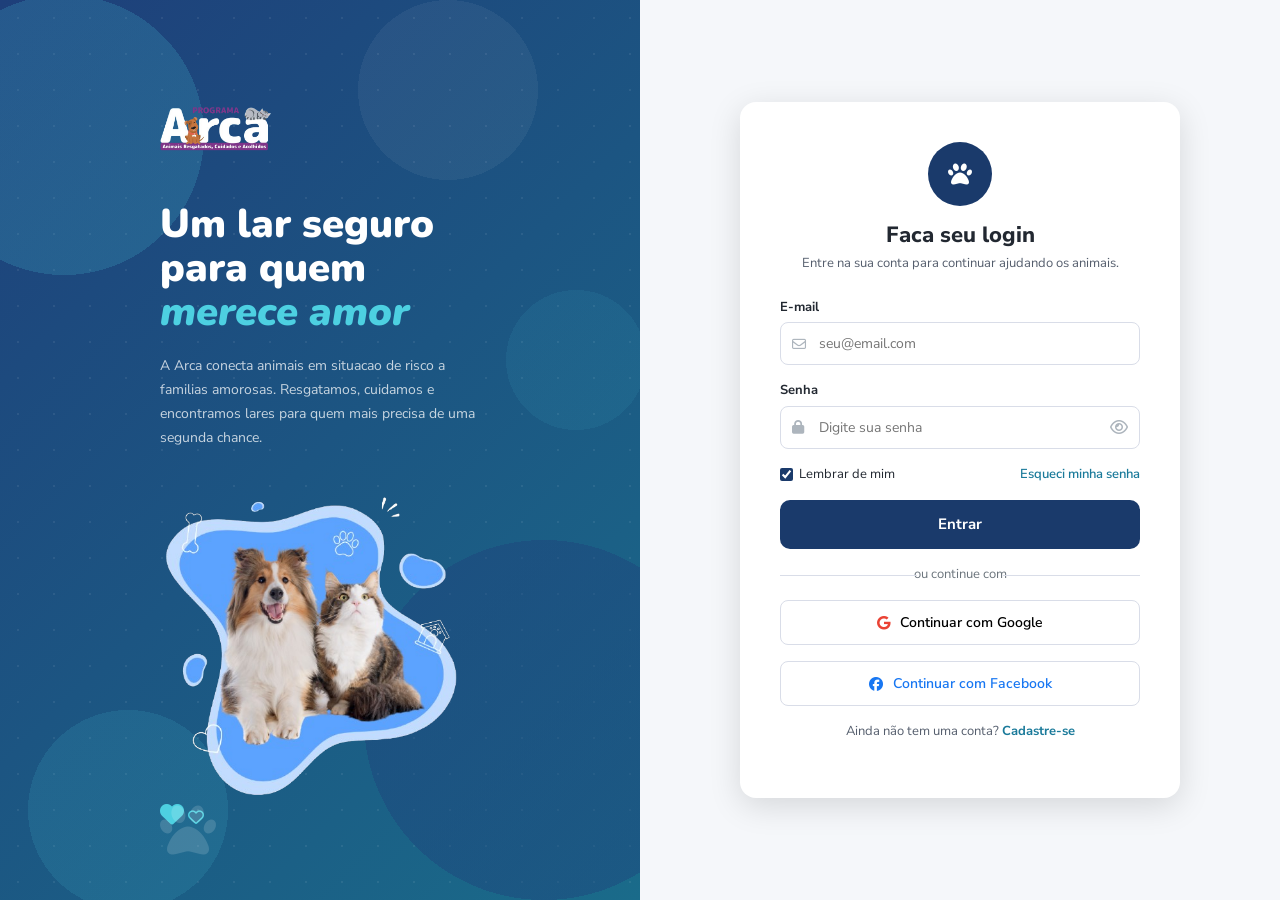
<file: index.html>
<!DOCTYPE html>
<html lang="pt-BR">
<head>
  <meta charset="UTF-8"/>
  <meta name="viewport" content="width=device-width, initial-scale=1.0" />
  <title>Programa Arca – Animais Resgatados, Cuidados e Acolhidos</title>

  <!-- Bootstrap 5 -->
  <link rel="stylesheet" href="https://cdn.jsdelivr.net/npm/bootstrap@5.3.3/dist/css/bootstrap.min.css" />

  <!-- Google Fonts -->
  <link rel="preconnect" href="https://fonts.googleapis.com" />
  <link rel="preconnect" href="https://fonts.gstatic.com" crossorigin />
  <link href="https://fonts.googleapis.com/css2?family=Nunito:ital,wght@0,400;0,500;0,600;0,700;0,800;0,900;1,600&family=Nunito+Sans:wght@400;500;600;700;800&display=swap" rel="stylesheet" />

  <!-- Font Awesome -->
  <link rel="stylesheet" href="https://cdnjs.cloudflare.com/ajax/libs/font-awesome/6.5.0/css/all.min.css" />

  <!-- Estilos customizados -->
  <link rel="stylesheet" href="style.css" />
</head>
<body>

<!-- ===================== NAVBAR ===================== -->
<nav class="navbar navbar-arca" id="navbar">
  <div class="container-xl">
    <div class="nav-logo" data-page="home">
      <img src="img/logo.png" alt="Programa Arca" class="nav-logo-img" />
    </div>

    <!-- Botão hamburguer (mobile) -->
    <button class="navbar-toggler-arca" id="navToggle" aria-label="Menu">
      <span></span><span></span><span></span>
    </button>

    <!-- Links desktop -->
    <ul class="nav-links d-none d-lg-flex" id="navLinksDesktop">
      <li><a href="#" class="nav-link" data-page="castracao">CASTRAÇÃO</a></li>
      <li><a href="#" class="nav-link" data-page="resgate">RESGATE</a></li>
      <li><a href="#" class="nav-link" data-page="adocao">ADOÇÃO</a></li>
      <li><a href="#" class="nav-link" data-page="acompanhamento">ACOMPANHAMENTO</a></li>
      <li><a href="#" class="nav-link nav-denuncia" data-page="denuncia">DENÚNCIA</a></li>
    </ul>
  </div>

  <!-- Menu mobile (offcanvas) -->
  <div class="nav-mobile-menu" id="navMobileMenu">
    <div class="nav-mobile-header">
      <img src="img/logo.png" alt="Programa Arca" style="height:40px;" />
      <button class="nav-mobile-close" id="navClose"><i class="fa-solid fa-xmark"></i></button>
    </div>
    <ul class="nav-mobile-links">
      <li><a href="#" class="nav-link nav-mobile-item" data-page="home"><i class="fa-solid fa-house"></i> Início</a></li>
      <li><a href="#" class="nav-link nav-mobile-item" data-page="castracao"><i class="fa-solid fa-scissors"></i> Castração</a></li>
      <li><a href="#" class="nav-link nav-mobile-item" data-page="resgate"><i class="fa-solid fa-truck-medical"></i> Resgate</a></li>
      <li><a href="#" class="nav-link nav-mobile-item" data-page="adocao"><i class="fa-solid fa-heart"></i> Adoção</a></li>
      <li><a href="#" class="nav-link nav-mobile-item" data-page="acompanhamento"><i class="fa-solid fa-clipboard-list"></i> Acompanhamento</a></li>
      <li><a href="#" class="nav-link nav-mobile-item nav-mobile-denuncia" data-page="denuncia"><i class="fa-solid fa-shield-halved"></i> Denúncia</a></li>
    </ul>
  </div>
  <div class="nav-mobile-overlay" id="navOverlay"></div>
</nav>

<!-- ===================== LOGIN ===================== -->
<div class="page" id="page-login">
  <div class="login-layout">
    <div class="login-left d-none d-md-flex">
      <div class="login-left-content">
        <div class="login-logo">
          <img src="img/logo.png" alt="Programa Arca" style="height: 56px; width: auto;"/>
        </div>
        <h1 class="login-title">Um lar seguro<br>para quem<br><em>merece amor</em></h1>
        <p class="login-desc">A Arca conecta animais em situacao de risco a familias amorosas. Resgatamos, cuidamos e encontramos lares para quem mais precisa de uma segunda chance.</p>
        <div class="login-pets-img">
          <img src="img/caoegato.png" alt="Cachorro e Gato" />
        </div>
        <div class="login-hearts">
          <i class="fa-solid fa-heart login-heart-icon"></i>
          <i class="fa-regular fa-heart login-heart-icon small"></i>
        </div>
        <div class="login-paws">
          <i class="fa-solid fa-paw login-paw-icon"></i>
        </div>
      </div>
    </div>
    <div class="login-right">
      <div class="login-card">

        <!-- Logo visível só no mobile -->
        <div class="d-flex d-md-none justify-content-center mb-3">
          <img src="img/logo.png" alt="Programa Arca" style="height:48px;" />
        </div>
        <div class="login-card-icon">
          <i class="fa-solid fa-paw"></i>
        </div>
        <h2>Faca seu login</h2>
        <p>Entre na sua conta para continuar ajudando os animais.</p>
        <div class="login-form">
          <div class="form-group">
            <label>E-mail</label>
            <div class="input-icon-wrap">
              <i class="fa-regular fa-envelope"></i>
              <input type="email" placeholder="seu@email.com" id="login-email" />
            </div>
          </div>
          <div class="form-group">
            <label>Senha</label>
            <div class="input-icon-wrap">
              <i class="fa-solid fa-lock"></i>
              <input type="password" placeholder="Digite sua senha" id="login-senha" />
              <i class="fa-regular fa-eye eye-toggle" id="toggle-senha"></i>
            </div>
          </div>
          <div id="login-erro" style="display:none; color:#e53e3e; font-size:13px; background:#fff5f5; border:1px solid #fed7d7; border-radius:8px; padding:10px 12px;">
            <i class="fa-solid fa-circle-exclamation"></i> <span id="login-erro-msg">E-mail ou senha inválidos.</span>
          </div>
          <div class="login-options">
            <label class="checkbox-label">
              <input type="checkbox" checked/> Lembrar de mim
            </label>
            <a href="#" class="link-forgot" onclick="abrirEsqueciSenha(); return false;">Esqueci minha senha</a>
          </div>
          <button class="btn-primary full" onclick="fazerLogin()">Entrar</button>
          <div class="login-divider"><span>ou continue com</span></div>
          <button class="btn-social" onclick="loginSocial()"><i class="fa-brands fa-google"></i> Continuar com Google</button>
          <button class="btn-social facebook" onclick="loginSocial()"><i class="fa-brands fa-facebook"></i> Continuar com Facebook</button>
          <p class="login-register">Ainda não tem uma conta? <a href="#" class="link-register" onclick="goToPage('cadastro')">Cadastre-se</a></p>
        </div>
      </div>
    </div>
  </div>
</div>

<!-- ===================== HOME ===================== -->
<div class="page hidden" id="page-home">
  <section class="hero-section">
    <div class="hero-container">
      <div class="hero-left">
        <div class="hero-badge"><span class="badge-dot"></span> PROTEÇÃO ANIMAL ATIVA</div>
        <h1 class="hero-title">Um lar seguro<br>para quem<br><em>merece</em> <strong>amor</strong></h1>
        <p class="hero-desc">A Arca conecta animais em situação de risco a famílias amorosas. Resgatamos, cuidamos e encontramos lares para quem mais precisa de uma segunda chance.</p>
        <div class="hero-buttons">
          <button class="btn-hero-primary" data-page="adocao"><i class="fa-solid fa-star"></i> Quero adotar</button>
          <button class="btn-hero-secondary" data-page="resgate">Solicitar resgate <i class="fa-solid fa-arrow-right"></i></button>
        </div>
        <div class="hero-stats">
          <div class="stat">
            <i class="fa-solid fa-plus-square"></i>
            <div><strong>1500+</strong><span>Resgatados</span></div>
          </div>
          <div class="stat">
            <i class="fa-solid fa-heart"></i>
            <div><strong>800+</strong><span>Adoções</span></div>
          </div>
          <div class="stat">
            <i class="fa-solid fa-users"></i>
            <div><strong>500+</strong><span>Voluntários</span></div>
          </div>
          <div class="stat">
            <i class="fa-solid fa-shield"></i>
            <div><strong>100%</strong><span>Proteção</span></div>
          </div>
        </div>
      </div>
      <div class="hero-right">
        <div class="hero-card-animal">
          <div class="hero-card-img">
            <img src="img/golden1.png" alt="Luke" id="hero-animal-img" />
            <button class="hero-nav-btn prev" id="hero-prev"><i class="fa-solid fa-chevron-left"></i></button>
            <button class="hero-nav-btn next" id="hero-next"><i class="fa-solid fa-chevron-right"></i></button>
            <div class="hero-dots">
              <span class="hero-dot active"></span>
              <span class="hero-dot"></span>
              <span class="hero-dot"></span>
            </div>
          </div>
          <div class="hero-animal-info">
            <h3 id="hero-animal-name">LUKE</h3>
            <p id="hero-animal-breed"><em>Golden Retriever</em></p>
            <button class="btn-adopt-hero" id="hero-adopt-btn"><i class="fa-solid fa-heart"></i> Adotar</button>
          </div>
        </div>
      </div>
    </div>
  </section>
</div>

<!-- ===================== CASTRAÇÃO ===================== -->
<div class="page hidden" id="page-castracao">
  <div class="page-content">
    <div class="form-page-layout">
      <div class="form-main-area">
        <div class="form-header">
          <div class="form-header-icon castracao-icon">
            <i class="fa-solid fa-scissors"></i>
          </div>
          <div>
            <h2>Solicitar castramento</h2>
            <p>Preencha os dados do seu animal para solicitar o castramento.<br>Nossa equipe analisará sua solicitação e entrará em contato.</p>
          </div>
        </div>

        <div class="form-card">
          <h3 class="section-title">Dados do animal</h3>
          <div class="animal-photo-row">
            <div class="animal-photo-box">
              <img src="img/pata_azul.jpg" alt="Animal" id="castracao-preview" />
            </div>
            <div class="animal-fields">
              <div class="form-row-2">
                <div class="form-group">
                  <label>Nome do animal <span class="req">*</span></label>
                  <input type="text" placeholder="Digite o nome do animal" id="cast-nome-animal" />
                </div>
                <div class="form-group">
                  <label>Espécie <span class="req">*</span></label>
                  <select id="cast-especie">
                    <option value="">Selecione</option>
                    <option>Cão</option>
                    <option>Gato</option>
                    <option>Outro</option>
                  </select>
                </div>
              </div>
              <div class="form-row-2">
                <div class="form-group">
                  <label>Idade aproximada</label>
                  <input type="text" placeholder="Ex: 2 anos" id="cast-idade" />
                </div>
                <div class="form-group">
                  <label>Sexo <span class="req">*</span></label>
                  <div class="radio-group">
                    <label class="radio-label"><input type="radio" name="sexo-cast" value="Macho" /> Macho</label>
                    <label class="radio-label"><input type="radio" name="sexo-cast" value="Fêmea" /> Fêmea</label>
                  </div>
                </div>
              </div>
              <div class="form-row-2">
                <div class="form-group">
                  <label>Porte <span class="req">*</span></label>
                  <select id="cast-porte">
                    <option value="">Selecione</option>
                    <option>Pequeno</option>
                    <option>Médio</option>
                    <option>Grande</option>
                  </select>
                </div>
                <div class="form-group">
                  <label>Peso aproximado (kg)</label>
                  <input type="text" placeholder="Ex: 15" id="cast-peso" />
                </div>
              </div>
              <div class="form-row-2">
                <div class="form-group">
                  <label>Raça (se souber)</label>
                  <input type="text" placeholder="Ex: SRD, Labrador, etc." id="cast-raca" />
                </div>
                <div class="form-group">
                  <label>Cor / Pelagem</label>
                  <input type="text" placeholder="Ex: Caramelo" id="cast-cor" />
                </div>
              </div>
            </div>
          </div>

          <h3 class="section-title" style="margin-top:24px">Dados do responsável</h3>
          <div class="form-row-3">
            <div class="form-group">
              <label>Nome completo <span class="req">*</span></label>
              <input type="text" placeholder="Digite seu nome completo" id="cast-nome-resp" />
            </div>
            <div class="form-group">
              <label>Telefone / WhatsApp <span class="req">*</span></label>
              <input type="text" placeholder="(27) 99999-9999" id="cast-tel" />
            </div>
            <div class="form-group">
              <label>E-mail</label>
              <input type="email" placeholder="Digite seu e-mail" id="cast-email" />
            </div>
          </div>
          <div class="form-group">
            <label>Endereço <span class="req">*</span></label>
            <input type="text" placeholder="Digite seu endereço completo" id="cast-endereco" />
          </div>
          <div class="form-row-3">
            <div class="form-group">
              <label>Bairro <span class="req">*</span></label>
              <input type="text" placeholder="Digite o bairro" id="cast-bairro" />
            </div>
            <div class="form-group">
              <label>Município <span class="req">*</span></label>
              <select id="cast-municipio">
                <option>Vitória</option>
                <option>Vila Velha</option>
                <option>Serra</option>
                <option>Cariacica</option>
              </select>
            </div>
            <div class="form-group">
              <label>Estado <span class="req">*</span></label>
              <select id="cast-estado">
                <option>ES</option>
                <option>SP</option>
                <option>RJ</option>
              </select>
            </div>
          </div>

          <h3 class="section-title" style="margin-top:24px">Informações adicionais</h3>
          <p class="section-sub">Conte-nos algo importante sobre seu animal (comportamento, saúde, histórico, etc.)</p>
          <textarea placeholder="Digite aqui..."></textarea>

          <div class="form-submit">
            <button class="btn-primary" onclick="showConfirmacao('castracao')"><i class="fa-solid fa-paper-plane"></i> Enviar solicitação</button>
          </div>
        </div>
      </div>

      <div class="how-it-works">
        <h4>Como funciona?</h4>
        <div class="step">
          <div class="step-icon castracao-icon"><i class="fa-solid fa-scissors"></i></div>
          <div><strong>1. Solicitação</strong><p>Preencha os dados do seu animal e envie a solicitação.</p></div>
        </div>
        <div class="step">
          <div class="step-icon castracao-icon"><i class="fa-solid fa-magnifying-glass"></i></div>
          <div><strong>2. Análise</strong><p>Nossa equipe analisará as informações.</p></div>
        </div>
        <div class="step">
          <div class="step-icon castracao-icon"><i class="fa-solid fa-calendar"></i></div>
          <div><strong>3. Agendamento</strong><p>Entraremos em contato para agendar o procedimento.</p></div>
        </div>
        <div class="step">
          <div class="step-icon castracao-icon"><i class="fa-solid fa-scissors"></i></div>
          <div><strong>4. Procedimento</strong><p>Realização do castramento com segurança e cuidado.</p></div>
        </div>
        <div class="step">
          <div class="step-icon castracao-icon"><i class="fa-solid fa-heart-pulse"></i></div>
          <div><strong>5. Pós-operatório</strong><p>Orientações para recuperação e bem-estar.</p></div>
        </div>
      </div>
    </div>
  </div>
</div>

<!-- ===================== RESGATE ===================== -->
<div class="page hidden" id="page-resgate">
  <div class="page-content centered-form">
    <div class="form-center-header">
      <div class="form-header-icon resgate-icon">
        <i class="fa-solid fa-truck-medical"></i>
      </div>
      <h2>Solicitar resgate</h2>
      <p>Preencha as informações abaixo para solicitar ajuda.<br>Nossa equipe entrará em contato o mais breve possível.</p>
    </div>

    <div class="form-card wide">
      <div class="form-row-2">
        <div class="form-group">
          <label>Seu nome completo</label>
          <div class="input-icon-wrap">
            <i class="fa-regular fa-user"></i>
            <input type="text" placeholder="Digite seu nome completo" id="resgate-nome" />
          </div>
        </div>
        <div class="form-group">
          <label>Telefone para contato</label>
          <div class="input-icon-wrap">
            <i class="fa-solid fa-phone"></i>
            <input type="text" placeholder="(11) 98765-4321" id="resgate-tel" />
          </div>
        </div>
      </div>
      <div class="form-group">
        <label>E-mail</label>
        <div class="input-icon-wrap">
          <i class="fa-regular fa-envelope"></i>
          <input type="email" placeholder="seu@email.com" id="resgate-email" />
        </div>
      </div>
      <div class="form-group">
        <label>Endereço do local do resgate</label>
        <div class="input-icon-wrap">
          <i class="fa-solid fa-location-dot"></i>
          <input type="text" placeholder="Rua, número, bairro, cidade, estado" id="resgate-endereco" />
        </div>
      </div>
      <div class="form-row-2">
        <div class="form-group">
          <label>Tipo de situação</label>
          <select id="resgate-tipo">
            <option value="">Selecione o tipo de situação</option>
            <option>Abandono</option>
            <option>Maus-tratos</option>
            <option>Animal ferido</option>
            <option>Animal perdido</option>
            <option>Outro</option>
          </select>
        </div>
        <div class="form-group">
          <label>Descrição da situação</label>
          <select id="resgate-urgencia">
            <option value="">Selecione uma opção</option>
            <option>Urgente</option>
            <option>Moderado</option>
            <option>Baixo risco</option>
          </select>
        </div>
      </div>
      <div class="form-group">
        <label>Descreva com detalhes a situação do animal</label>
        <textarea placeholder="Conte o que aconteceu, onde está o animal, se há ferimentos, comportamento, etc." maxlength="500" id="resgate-desc"></textarea>
        <div class="char-count"><span id="resgate-count">0</span>/500</div>
      </div>
      <div class="form-group">
        <label>Anexar fotos (opcional)</label>
        <div class="upload-box">
          <i class="fa-regular fa-image"></i>
          <span>Clique para adicionar fotos</span>
          <small>Formatos: JPG, PNG (max. 5MB cada)</small>
        </div>
      </div>
      <button class="btn-primary full" onclick="showConfirmacao('resgate')"><i class="fa-solid fa-paper-plane"></i> Enviar solicitação de resgate</button>
    </div>
    <div class="form-footer-note">
      <i class="fa-solid fa-shield-halved"></i>
      Todas as informações são confidenciais e usadas apenas para o resgate.
    </div>
  </div>
</div>

<!-- ===================== ADOÇÃO ===================== -->
<div class="page hidden" id="page-adocao">
  <section class="adocao-hero">
    <div class="adocao-hero-container">
      <div class="adocao-hero-left">
        <div class="hero-badge dark"><span class="badge-dot"></span> PROTEÇÃO ANIMAL ATIVA</div>
        <h1 class="hero-title white">Um lar seguro<br>para quem<br><em>merece</em> <strong>amor</strong></h1>
      </div>
      <div class="adocao-hero-img d-none d-lg-block">
        <img src="img/caoegato.png" alt="Pets" />
      </div>
      <div class="adocao-hero-search">
        <h3>Encontre seu novo amigo</h3>
        <div class="search-input-wrap">
          <input type="text" placeholder="Buscar por nome ou espécie..." id="adocao-search" />
          <button><i class="fa-solid fa-magnifying-glass"></i></button>
        </div>
        <select id="adocao-especie" onchange="filterAnimais()">
          <option value="">Todas as espécies</option>
          <option value="Cão">Cães</option>
          <option value="Gato">Gatos</option>
        </select>
        <select id="adocao-idade" onchange="filterAnimais()">
          <option value="">Todas as idades</option>
          <option value="filhote">Filhote</option>
          <option value="adulto">Adulto</option>
          <option value="idoso">Idoso</option>
        </select>
        <button class="btn-primary full" onclick="showAllAnimais()">Buscar animais</button>
      </div>
    </div>
  </section>

  <section class="adocao-lista">
    <div class="adocao-lista-header">
      <h2>Animais para adoção</h2>
      <button class="btn-ver-todos" onclick="showAllAnimais()">Ver todos <i class="fa-solid fa-arrow-right"></i></button>
    </div>
    <div class="animais-grid" id="animais-grid">
    </div>
  </section>
</div>

<!-- ===================== ADOÇÃO LISTA COMPLETA ===================== -->
<div class="page hidden" id="page-adocao-lista">
  <div class="page-content">
    <div class="lista-header">
      <div>
        <h2>Animais para adoção</h2>
        <p>Conheça os animais disponíveis para adoção responsável.</p>
      </div>
      <div class="lista-search-wrap">
        <div class="search-input-wrap">
          <input type="text" placeholder="Buscar por nome, espécie ou característica..." id="lista-search" oninput="renderListaAnimais()" />
          <i class="fa-solid fa-magnifying-glass"></i>
        </div>
        <button class="btn-filtro" id="btn-filtro-toggle" onclick="toggleFiltroPanel()"><i class="fa-solid fa-sliders"></i> Filtros <span class="filtro-count hidden" id="filtro-count">0</span></button>
      </div>
    </div>

    <!-- PAINEL DE FILTROS -->
    <div class="filtro-panel hidden" id="filtro-panel">
      <div class="filtro-panel-inner">
        <div class="filtro-group">
          <label class="filtro-label">Espécie</label>
          <div class="filtro-chips" id="filtro-especie">
            <button class="filtro-chip active" data-value="">Todas</button>
            <button class="filtro-chip" data-value="Cão">🐶 Cão</button>
            <button class="filtro-chip" data-value="Gato">🐱 Gato</button>
          </div>
        </div>
        <div class="filtro-group">
          <label class="filtro-label">Sexo</label>
          <div class="filtro-chips" id="filtro-sexo">
            <button class="filtro-chip active" data-value="">Todos</button>
            <button class="filtro-chip" data-value="Macho">♂ Macho</button>
            <button class="filtro-chip" data-value="Fêmea">♀ Fêmea</button>
          </div>
        </div>
        <div class="filtro-group">
          <label class="filtro-label">Porte</label>
          <div class="filtro-chips" id="filtro-porte">
            <button class="filtro-chip active" data-value="">Todos</button>
            <button class="filtro-chip" data-value="Pequeno">Pequeno</button>
            <button class="filtro-chip" data-value="Médio">Médio</button>
            <button class="filtro-chip" data-value="Grande">Grande</button>
          </div>
        </div>
        <div class="filtro-group">
          <label class="filtro-label">Saúde</label>
          <div class="filtro-chips" id="filtro-saude">
            <button class="filtro-chip" data-value="vacinada">Vacinado(a)</button>
            <button class="filtro-chip" data-value="castrada">Castrado(a)</button>
            <button class="filtro-chip" data-value="vermifugada">Vermifugado(a)</button>
          </div>
        </div>
        <div class="filtro-actions">
          <button class="btn-limpar-filtros" onclick="limparFiltros()">Limpar filtros</button>
          <button class="btn-aplicar-filtros" onclick="aplicarFiltros()">Aplicar filtros</button>
        </div>
      </div>
    </div>
    <div class="lista-tabs">
      <button class="tab-btn active" data-filter="Todos" onclick="setTabFilter(this, 'Todos')">Todos</button>
      <button class="tab-btn" data-filter="Cão" onclick="setTabFilter(this, 'Cão')">Caes</button>
      <button class="tab-btn" data-filter="Gato" onclick="setTabFilter(this, 'Gato')">Gatos</button>
    </div>
    <div class="lista-grid-layout">
      <div class="animais-lista-grid" id="animais-lista-grid">
       
      </div>
      <div class="animal-detail-panel hidden" id="animal-detail-panel">
        <div class="detail-panel-header">
          <button class="btn-back-lista" onclick="closeDetailPanel()"><i class="fa-solid fa-arrow-left"></i> Voltar para a lista</button>
          <button class="btn-close-panel" onclick="closeDetailPanel()"><i class="fa-solid fa-xmark"></i></button>
        </div>
        <div id="detail-panel-content"></div>
      </div>
    </div>
    <div class="pagination">
      <button class="page-btn"><i class="fa-solid fa-chevron-left"></i></button>
      <button class="page-btn active">1</button>
      <button class="page-btn">2</button>
      <button class="page-btn">3</button>
      <button class="page-btn">4</button>
      <span>...</span>
      <button class="page-btn">8</button>
      <button class="page-btn"><i class="fa-solid fa-chevron-right"></i></button>
    </div>
  </div>
</div>

<!-- ===================== DENÚNCIA ===================== -->
<div class="page hidden" id="page-denuncia">
  <div class="page-content centered-form denuncia-bg">
    <div class="denuncia-decorations">
      <i class="fa-regular fa-heart deco-heart deco-1"></i>
      <i class="fa-regular fa-heart deco-heart deco-2"></i>
      <i class="fa-solid fa-paw deco-paw deco-3"></i>
      <i class="fa-solid fa-paw deco-paw deco-4"></i>
    </div>
    <div class="form-center-header">
      <div class="form-header-icon denuncia-icon">
        <i class="fa-solid fa-shield-halved"></i>
      </div>
      <h2>Fazer denúncia</h2>
      <p>Sua denúncia é muito importante para protegermos<br>os animais. Preencha os campos abaixo com o<br>máximo de informações possível.</p>
    </div>

    <div class="form-card wide">
      <div class="form-row-2">
        <div class="form-group">
          <label>Seu nome (opcional)</label>
          <div class="input-icon-wrap">
            <i class="fa-regular fa-user"></i>
            <input type="text" placeholder="Digite seu nome" />
          </div>
        </div>
        <div class="form-group">
          <label>Telefone para contato (opcional)</label>
          <div class="input-icon-wrap">
            <i class="fa-solid fa-phone"></i>
            <input type="text" placeholder="(11) 98765-4321" />
          </div>
        </div>
      </div>
      <div class="form-group">
        <label>Local da denúncia</label>
        <div class="input-icon-wrap">
          <i class="fa-solid fa-location-dot"></i>
          <input type="text" placeholder="Rua, número, bairro, cidade, estado ou ponto de referência" />
        </div>
      </div>
      <div class="form-row-2">
        <div class="form-group">
          <label>Tipo de denúncia</label>
          <select>
            <option value="">Selecione o tipo de denúncia</option>
            <option>Maus-tratos</option>
            <option>Abandono</option>
            <option>Animal em risco</option>
            <option>Tráfico de animais</option>
            <option>Outro</option>
          </select>
        </div>
        <div class="form-group">
          <label>Descrição da situação</label>
          <select>
            <option value="">Selecione uma opção</option>
            <option>Urgente</option>
            <option>Moderado</option>
            <option>Baixo risco</option>
          </select>
        </div>
      </div>
      <div class="form-group">
        <label>Detalhes da denúncia</label>
        <textarea placeholder="Descreva com o máximo de detalhes o que está acontecendo." maxlength="500" id="denuncia-desc"></textarea>
        <div class="char-count"><span id="denuncia-count">0</span>/500</div>
      </div>
      <div class="form-group">
        <label>Anexar fotos ou videos (opcional)</label>
        <div class="upload-box">
          <i class="fa-regular fa-image"></i>
          <span>Clique para adicionar arquivos</span>
          <small>Formatos: JPG, PNG, MP4 (max. 20MB)</small>
        </div>
      </div>
      <button class="btn-primary full denuncia-btn" onclick="showConfirmacao('denuncia')"><i class="fa-solid fa-paper-plane"></i> Enviar denúncia</button>
    </div>
    <div class="form-footer-note">
      <i class="fa-solid fa-lock"></i>
      Todas as informações são confidenciais e usadas apenas para apuração da denúncia.
    </div>
  </div>
</div>

<!-- ===================== ACOMPANHAMENTO ===================== -->
<div class="page hidden" id="page-acompanhamento">
  <div class="page-content">
    <div class="acomp-header">
      <h2>Acompanhamento</h2>
      <p>Acompanhe o andamento das suas solicitações.</p>
    </div>
    <div class="acomp-tabs">
      <button class="tab-btn active" onclick="setAcompTab(this, 'Todas')">Todas</button>
      <button class="tab-btn" onclick="setAcompTab(this, 'Resgate')">Resgates</button>
      <button class="tab-btn" onclick="setAcompTab(this, 'Adocao')">Adoções</button>
      <button class="tab-btn" onclick="setAcompTab(this, 'Denuncia')">Denúncias</button>
      <button class="tab-btn" onclick="setAcompTab(this, 'Castracao')">Castrações</button>
    </div>
    <div class="acomp-filters">
      <div class="filter-group">
        <label>Período</label>
        <div class="input-icon-wrap">
          <input type="text" placeholder="dd/mm/aaaa - dd/mm/aaaa" />
          <i class="fa-regular fa-calendar"></i>
        </div>
      </div>
      <div class="filter-group">
        <label>Tipo de solicitação</label>
        <select>
          <option>Todos</option>
          <option>Resgate</option>
          <option>Adoção</option>
          <option>Denúncia</option>
          <option>Castração</option>
        </select>
      </div>
      <div class="filter-group">
        <label>Status</label>
        <select>
          <option>Todos</option>
          <option>Em andamento</option>
          <option>Concluído</option>
          <option>Em análise</option>
        </select>
      </div>
      <div class="filter-group search">
        <div class="input-icon-wrap">
          <i class="fa-solid fa-magnifying-glass"></i>
          <input type="text" placeholder="Buscar por protocolo ou local" />
        </div>
      </div>
    </div>
    <div class="acomp-list" id="acomp-list">
     
    </div>
    <div class="pagination">
      <button class="page-btn"><i class="fa-solid fa-chevron-left"></i></button>
      <button class="page-btn active">1</button>
      <button class="page-btn">2</button>
      <button class="page-btn">3</button>
      <span>...</span>
      <button class="page-btn">6</button>
      <button class="page-btn"><i class="fa-solid fa-chevron-right"></i></button>
    </div>
  </div>
</div>

<!-- ===================== ACOMPANHAMENTO DETALHE ===================== -->
<div class="page hidden" id="page-acomp-detalhe">
  <div class="page-content centered-form">
    <div class="form-center-header">
      <div class="form-header-icon acomp-detail-icon">
        <i class="fa-solid fa-clipboard-list"></i>
      </div>
      <h2>Acompanhamento</h2>
      <p id="acomp-detalhe-subtitulo">Acompanhe o andamento da sua solicitação.</p>
    </div>
    <div class="form-card wide">
      <div class="acomp-detail-top">
        <img src="img/pata_azul.jpg" alt="Animal" class="acomp-detail-img acomp-detalhe-img" />
        <div class="acomp-detail-info">
          <div class="info-row">
            <span class="info-label">Protocolo</span>
            <span class="info-value protocol acomp-detalhe-protocolo">#AR2024-0007</span>
          </div>
          <div class="info-row">
            <span class="info-label">Solicitado em</span>
            <span class="info-value acomp-detalhe-data">12/05/2024 às 14:32</span>
          </div>
        </div>
        <div class="acomp-detail-info">
          <div class="info-row">
            <span class="info-label">Local</span>
            <span class="info-value acomp-detalhe-local"><i class="fa-solid fa-location-dot"></i> Rua das Flores, 123<br>Vila Mariana, Sao Paulo-SP</span>
          </div>
          <div class="info-row">
            <span class="info-label">Descrição</span>
            <span class="info-value acomp-detalhe-desc">Nossa equipe foi acionada e está verificando a situação.</span>
          </div>
        </div>
        <div class="acomp-detail-info">
          <div class="info-row">
            <span class="info-label">Status atual</span>
            <span class="status-badge andamento acomp-detalhe-status">Em andamento</span>
          </div>
          <div class="info-row">
            <span class="info-label">Responsável</span>
            <span class="info-value"><i class="fa-regular fa-user"></i> Equipe de Resgate Arca</span>
          </div>
        </div>
      </div>

      <div class="timeline" id="acomp-timeline-dinamico">
        
      </div>
    </div>
  </div>
</div>

<!-- ===================== CONFIRMAÇÃO ===================== -->
<div class="page hidden" id="page-confirmacao">
  <div class="page-content centered-form">
    <div class="confirmacao-card">
      <div class="confirmacao-icon">
        <i class="fa-solid fa-circle-check"></i>
      </div>
      <h2 id="confirmacao-titulo">Resgate confirmado!</h2>
      <p id="confirmacao-desc">Sua solicitação foi recebida com sucesso.<br>Nossa equipe já foi informada e entrará em ação o quanto antes.</p>

      <div class="confirmacao-resumo" id="confirmacao-resgate-block">
        <h3>Resumo da solicitação</h3>
        <div class="resumo-card">
          <img src="img/escudo.png" alt="Animal" id="resgate-confirm-img"/>
          <div class="resumo-info">
            <div class="resumo-row">
              <div><i class="fa-regular fa-calendar"></i><div><span>Data da solicitação</span><strong id="resgate-confirm-data">—</strong></div></div>
              <div><i class="fa-solid fa-location-dot"></i><div><span>Local do resgate</span><strong id="resgate-confirm-local">—</strong></div></div>
            </div>
            <div class="resumo-row">
              <div><i class="fa-solid fa-tag"></i><div><span>Protocolo</span><strong class="protocol" id="resgate-confirm-protocolo">—</strong></div></div>
              <div><i class="fa-solid fa-paw"></i><div><span>Tipo de situação</span><strong id="resgate-confirm-tipo">—</strong></div></div>
            </div>
            <div class="resumo-row">
              <div><i class="fa-regular fa-user"></i><div><span>Solicitante</span><strong id="resgate-confirm-nome">—</strong></div></div>
              <div><i class="fa-solid fa-triangle-exclamation"></i><div><span>Urgência</span><strong id="resgate-confirm-urgencia">—</strong></div></div>
            </div>
          </div>
        </div>
        <div class="acomp-cta">
          <div class="acomp-cta-text">
            <i class="fa-solid fa-circle-info"></i>
            <div><strong>Acompanhe o andamento da sua solicitação</strong><p>Você pode acompanhar todas as etapas do resgate na seção de Acompanhamento.</p></div>
          </div>
          <button class="btn-acomp" onclick="goToPage('acompanhamento')">Ir para acompanhamento <i class="fa-solid fa-chevron-right"></i></button>
        </div>
        <div class="confirmacao-obrigado">
          <i class="fa-solid fa-heart"></i>
          <div><strong>Obrigado por fazer a diferença!</strong><p>Sua atitude ajuda a salvar vidas e a construir um mundo melhor para os animais.</p></div>
        </div>
      </div>

      <div class="confirmacao-resumo hidden" id="confirmacao-adocao-block">
        <h3>Resumo da solicitação</h3>
        <div class="resumo-card">
          <img src="img/pinscher.jpg" alt="Animal" />
          <div class="resumo-info">
            <div class="resumo-row">
              <div><i class="fa-solid fa-paw"></i><div><span>Animal</span><strong>Luna</strong></div></div>
              <div><i class="fa-solid fa-location-dot"></i><div><span>Local do animal</span><strong>Abrigo Arca-Unidade Vila Mariana<br>Sao Paulo-SP</strong></div></div>
            </div>
            <div class="resumo-row">
              <div><i class="fa-regular fa-calendar"></i><div><span>Data da solicitação</span><strong>12/05/2024 às 14:32</strong></div></div>
              <div><i class="fa-solid fa-heart"></i><div><span>Tipo de adoção</span><strong>Adoção Responsável</strong></div></div>
            </div>
            <div class="resumo-row">
              <div><i class="fa-regular fa-user"></i><div><span>Adotante</span><strong>Maria Silva</strong></div></div>
            </div>
          </div>
        </div>
        <div class="proximos-passos">
          <i class="fa-solid fa-circle-info"></i>
          <div><strong>Próximos passos</strong><p>Nossa equipe analisará suas informações e entrará em contato para os próximos passos da adoção</p></div>
        </div>
      </div>

      <div class="confirmacao-resumo hidden" id="confirmacao-castracao-block">
        <h3>Resumo da solicitação</h3>
        <div class="resumo-card">
          <img src="img/pata_azul.jpg" alt="Animal" id="cast-confirm-img" />
          <div class="resumo-info">
            <div class="resumo-row">
              <div><i class="fa-solid fa-paw"></i><div><span>Animal</span><strong id="cast-confirm-nome">—</strong></div></div>
              <div><i class="fa-solid fa-location-dot"></i><div><span>Local</span><strong id="cast-confirm-local">—</strong></div></div>
            </div>
            <div class="resumo-row">
              <div><i class="fa-regular fa-calendar"></i><div><span>Data da solicitação</span><strong id="cast-confirm-data">—</strong></div></div>
              <div><i class="fa-regular fa-user"></i><div><span>Responsável</span><strong id="cast-confirm-resp">—</strong></div></div>
            </div>
            <div class="resumo-row">
              <div><i class="fa-solid fa-tag"></i><div><span>Protocolo</span><strong id="cast-confirm-protocolo" class="protocol">—</strong></div></div>
              <div><i class="fa-solid fa-paw"></i><div><span>Espécie / Porte</span><strong id="cast-confirm-especie">—</strong></div></div>
            </div>
          </div>
        </div>
        <div class="proximos-passos">
          <i class="fa-solid fa-circle-info"></i>
          <div><strong>Próximos passos</strong><p id="cast-confirm-desc">Nossa equipe analisará suas informações e entrará em contato para os próximos passos da castração.</p></div>
        </div>
      </div>

      <div class="confirmacao-resumo hidden" id="confirmacao-denuncia-block">
        <h3>Resumo da solicitação</h3>
        <div class="resumo-card">
          <img src="img/denuncia.png" alt="Animal" />
          <div class="resumo-info">
            <div class="resumo-row">
              <div><i class="fa-solid fa-paw"></i><div><span>Animal</span><strong>Qualquer</strong></div></div>
              <div><i class="fa-solid fa-location-dot"></i><div><span>Local do animal</span><strong>Abrigo Arca-Unidade Vila Mariana<br>Sao Paulo-SP</strong></div></div>
            </div>
            <div class="resumo-row">
              <div><i class="fa-regular fa-calendar"></i><div><span>Data da solicitação</span><strong>12/05/2024 às 14:32</strong></div></div>
              <div><i class="fa-regular fa-user"></i><div><span>Adotante</span><strong>Anônimo</strong></div></div>
            </div>
          </div>
        </div>
        <div class="proximos-passos">
          <i class="fa-solid fa-circle-info"></i>
          <div><strong>Próximos passos</strong><p>Nossa equipe analisará suas informações e entrará em contato para os próximos passos da denúncia</p></div>
        </div>
      </div>

      <button class="btn-outline-home" onclick="goToPage('home')"><i class="fa-solid fa-house"></i> Voltar para a página inicial</button>
    </div>
  </div>
</div>

<!-- ===================== CADASTRO ===================== -->
<div class="page hidden" id="page-cadastro">
  <div class="login-layout">
    <div class="login-left d-none d-md-flex">
      <div class="login-left-content">
        <div class="login-logo">
          <img src="img/logo.png" alt="Programa Arca" style="height: 56px; width: auto;"/>
        </div>
        <h1 class="login-title">Faça parte<br>da nossa<br><em>missão</em></h1>
        <p class="login-desc">Junte-se a milhares de pessoas que já ajudam animais em situação de risco. Crie sua conta e comece a fazer a diferença.</p>
        <div class="login-pets-img">
          <img src="img/caoegato.png" alt="Cachorro e Gato" />
        </div>
        <div class="login-hearts">
          <i class="fa-solid fa-heart login-heart-icon"></i>
          <i class="fa-regular fa-heart login-heart-icon small"></i>
        </div>
      </div>
    </div>
    <div class="login-right">
      <div class="login-card">

        <!-- Logo visível só no mobile -->
        <div class="d-flex d-md-none justify-content-center mb-3">
          <img src="img/logo.png" alt="Programa Arca" style="height:48px;" />
        </div>
        <div class="login-card-icon">
          <i class="fa-solid fa-paw"></i>
        </div>
        <h2>Criar conta</h2>
        <p>Preencha os dados abaixo para se cadastrar.</p>
        <div class="login-form">
          <div class="form-group">
            <label>Nome completo</label>
            <div class="input-icon-wrap">
              <i class="fa-regular fa-user"></i>
              <input type="text" placeholder="Seu nome completo" id="cad-nome" />
            </div>
          </div>
          <div class="form-group">
            <label>E-mail</label>
            <div class="input-icon-wrap">
              <i class="fa-regular fa-envelope"></i>
              <input type="email" placeholder="seu@email.com" id="cad-email" />
            </div>
          </div>
          <div class="form-group">
            <label>Senha</label>
            <div class="input-icon-wrap">
              <i class="fa-solid fa-lock"></i>
              <input type="password" placeholder="Mínimo 6 caracteres" id="cad-senha" />
              <i class="fa-regular fa-eye eye-toggle" id="toggle-cad-senha"></i>
            </div>
          </div>
          <div class="form-group">
            <label>Confirmar senha</label>
            <div class="input-icon-wrap">
              <i class="fa-solid fa-lock"></i>
              <input type="password" placeholder="Repita a senha" id="cad-senha2" />
            </div>
          </div>
          <div id="cad-erro" style="display:none; color:#e53e3e; font-size:13px; background:#fff5f5; border:1px solid #fed7d7; border-radius:8px; padding:10px 12px;">
            <i class="fa-solid fa-circle-exclamation"></i> <span id="cad-erro-msg"></span>
          </div>
          <div id="cad-ok" style="display:none; color:#1a7a45; font-size:13px; background:#e6f9ee; border:1px solid #9ae6b4; border-radius:8px; padding:10px 12px;">
            <i class="fa-solid fa-circle-check"></i> Conta criada com sucesso! Redirecionando...
          </div>
          <div class="login-options">
            <label class="checkbox-label">
              <input type="checkbox" id="cad-termos" /> Aceito os <a href="#" style="color:var(--teal)">termos de uso</a>
            </label>
          </div>
          <button class="btn-primary full" onclick="fazerCadastro()">Criar conta</button>
          <p class="login-register">Já tem uma conta? <a href="#" onclick="goToPage('login')" style="color:var(--teal);font-weight:700;">Entrar</a></p>
        </div>
      </div>
    </div>
  </div>
</div>

<!-- ===================== FOOTER ===================== -->
<footer class="footer">
  <div class="footer-container">
    <div class="footer-logo">
      <img src="img/logo.png" alt="Programa Arca" style="height: 40px; width: auto;" />
    </div>
    <p class="footer-slogan">Juntos, somos a segunda chance que eles precisam.</p>
    <div class="footer-social">
      <a href="#" class="social-btn"><i class="fa-brands fa-instagram"></i></a>
      <a href="#" class="social-btn"><i class="fa-brands fa-facebook"></i></a>
      <a href="#" class="social-btn"><i class="fa-brands fa-tiktok"></i></a>
      <a href="#" class="social-btn"><i class="fa-brands fa-youtube"></i></a>
    </div>
  </div>
</footer>

<script src="script.js"></script>

<!-- Bootstrap JS -->
<script src="https://cdn.jsdelivr.net/npm/bootstrap@5.3.3/dist/js/bootstrap.bundle.min.js"></script>

<!-- ===================== ESQUECI SENHA ===================== -->
<div id="modal-esqueci" style="display:none; position:fixed; inset:0; z-index:9999; background:rgba(0,0,0,0.45); align-items:center; justify-content:center; padding: 16px;">
  <div style="background:white; border-radius:16px; padding:36px 32px; max-width:400px; width:100%; box-shadow:0 20px 60px rgba(0,0,0,0.2); position:relative;">
    <button onclick="fecharEsqueciSenha()" style="position:absolute; top:16px; right:16px; background:none; border:none; font-size:20px; color:#aaa; cursor:pointer;"><i class="fa-solid fa-xmark"></i></button>
    <div style="text-align:center; margin-bottom:20px;">
      <div style="width:56px; height:56px; background:#e8f4fd; border-radius:50%; display:flex; align-items:center; justify-content:center; margin:0 auto 12px;">
        <i class="fa-solid fa-lock" style="color:#1a6b8a; font-size:22px;"></i>
      </div>
      <h3 style="font-size:20px; font-weight:800; color:#1e3f7a; margin-bottom:6px;">Esqueceu sua senha?</h3>
      <p style="font-size:13px; color:#888;">Digite seu e-mail e enviaremos um link para redefinir sua senha.</p>
    </div>
    <div id="esqueci-step-1">
      <div style="margin-bottom:16px;">
        <label style="font-size:12px; font-weight:700; color:#444; display:block; margin-bottom:6px;">E-mail cadastrado</label>
        <div style="display:flex; align-items:center; border:1.5px solid #e2e8f0; border-radius:8px; padding:0 12px; gap:8px;">
          <i class="fa-regular fa-envelope" style="color:#aaa;"></i>
          <input type="email" id="esqueci-email" placeholder="seu@email.com" style="border:none; outline:none; padding:10px 0; width:100%; font-size:14px;" />
        </div>
      </div>
      <div id="esqueci-erro" style="display:none; color:#e53e3e; font-size:13px; background:#fff5f5; border:1px solid #fed7d7; border-radius:8px; padding:10px 12px; margin-bottom:12px;">
        <i class="fa-solid fa-circle-exclamation"></i> E-mail não encontrado. Verifique e tente novamente.
      </div>
      <button onclick="enviarRecuperacao()" style="width:100%; background:#1e3f7a; color:white; border:none; border-radius:8px; padding:12px; font-size:15px; font-weight:700; cursor:pointer;">Enviar link de recuperação</button>
    </div>
    <div id="esqueci-step-2" style="display:none; text-align:center;">
      <div style="width:56px; height:56px; background:#e6f9ee; border-radius:50%; display:flex; align-items:center; justify-content:center; margin:0 auto 16px;">
        <i class="fa-solid fa-paper-plane" style="color:#1a7a45; font-size:22px;"></i>
      </div>
      <h4 style="font-size:17px; font-weight:800; color:#1e3f7a; margin-bottom:8px;">E-mail enviado!</h4>
      <p style="font-size:13px; color:#666; margin-bottom:20px;">Verifique sua caixa de entrada e siga as instruções para redefinir sua senha.</p>
      <p id="esqueci-email-enviado" style="font-size:13px; font-weight:700; color:#1a6b8a; margin-bottom:20px;"></p>
      <button onclick="fecharEsqueciSenha()" style="width:100%; background:#1e3f7a; color:white; border:none; border-radius:8px; padding:12px; font-size:15px; font-weight:700; cursor:pointer;">Voltar ao login</button>
    </div>
  </div>
</div>

</body>
</html>
</file>
<file: style.css>
*, *::before, *::after { box-sizing: border-box; margin: 0; padding: 0; }

:root {
  --teal:        #1a7a9a;
  --teal-dark:   #166080;
  --teal-light:  #e8f5f9;
  --navy:        #1a3a6b;
  --navy-dark:   #122b56;
  --blue-hero:   #1e3f7a;
  --brown:       #5a3e2b;
  --brown-btn:   #6b4c38;
  --white:       #ffffff;
  --gray-bg:     #f5f7fa;
  --gray-light:  #e9ecef;
  --gray-mid:    #adb5bd;
  --gray-dark:   #6c757d;
  --text:        #222831;
  --text-light:  #555e6d;
  --border:      #d9dde8;
  --green:       #28a745;
  --green-light: #d4edda;
  --orange:      #fd7e14;
  --orange-light:#fff3cd;
  --red:         #dc3545;
  --radius:      10px;
  --radius-lg:   16px;
  --shadow:      0 2px 16px rgba(0,0,0,0.08);
  --shadow-lg:   0 8px 32px rgba(0,0,0,0.13);
}

html { scroll-behavior: smooth; }
body {
  font-family: 'Nunito Sans', 'Nunito', sans-serif;
  color: var(--text);
  background: var(--white);
  min-height: 100vh;
  display: flex;
  flex-direction: column;
}

img { max-width: 100%; display: block; }
a { text-decoration: none; color: inherit; }
button { cursor: pointer; border: none; background: none; font-family: inherit; }
select, input, textarea {
  font-family: inherit;
  font-size: 14px;
  color: var(--text);
  outline: none;
}
select {
  appearance: none;
  background-image: url("data:image/svg+xml,%3Csvg xmlns='http://www.w3.org/2000/svg' width='12' height='8' viewBox='0 0 12 8'%3E%3Cpath d='M1 1l5 5 5-5' stroke='%236c757d' stroke-width='1.5' fill='none' stroke-linecap='round'/%3E%3C/svg%3E");
  background-repeat: no-repeat;
  background-position: right 12px center;
  padding-right: 36px !important;
}


.page { display: block; flex: 1; }
.page.hidden { display: none !important; }


.navbar-arca {
  background: var(--teal);
  position: sticky;
  top: 0;
  z-index: 1000;
  box-shadow: 0 2px 8px rgba(0,0,0,0.12);
  padding: 0;
}
.navbar-arca .container-xl {
  display: flex;
  align-items: center;
  justify-content: space-between;
  height: 72px;
  padding: 0 24px;
}
.nav-logo {
  display: flex;
  align-items: center;
  gap: 10px;
  cursor: pointer;
}
.nav-logo-img {
  height: 48px;
  width: auto;
  cursor: pointer;
}
.nav-links {
  list-style: none;
  display: flex;
  align-items: center;
  gap: 4px;
  margin: 0;
  padding: 0;
}
.nav-link {
  color: var(--white);
  font-size: 13px;
  font-weight: 700;
  letter-spacing: 0.5px;
  padding: 8px 14px;
  border-radius: 6px;
  transition: background 0.2s;
  white-space: nowrap;
}
.nav-link:hover, .nav-link.active { background: rgba(255,255,255,0.15); color: white; }
.nav-denuncia {
  background: var(--brown-btn);
  border-radius: 20px;
  padding: 8px 18px;
  color: white;
}
.nav-denuncia:hover { background: var(--brown); }
.navbar-arca.hidden { display: none; }

/* ---- BOTÃO HAMBURGUER ---- */
.navbar-toggler-arca {
  display: none;
  flex-direction: column;
  gap: 5px;
  background: none;
  border: none;
  cursor: pointer;
  padding: 6px;
}
.navbar-toggler-arca span {
  display: block;
  width: 26px;
  height: 2.5px;
  background: white;
  border-radius: 2px;
  transition: all 0.3s;
}

/* ---- MENU MOBILE ---- */
.nav-mobile-menu {
  position: fixed;
  top: 0;
  left: -100%;
  width: 280px;
  height: 100vh;
  background: white;
  z-index: 2000;
  display: flex;
  flex-direction: column;
  transition: left 0.3s ease;
  box-shadow: 4px 0 24px rgba(0,0,0,0.15);
}
.nav-mobile-menu.open { left: 0; }
.nav-mobile-header {
  background: var(--teal);
  padding: 20px 20px;
  display: flex;
  align-items: center;
  justify-content: space-between;
}
.nav-mobile-close {
  background: none;
  border: none;
  color: white;
  font-size: 22px;
  cursor: pointer;
}
.nav-mobile-links {
  list-style: none;
  padding: 16px 0;
  margin: 0;
  flex: 1;
  overflow-y: auto;
}
.nav-mobile-item {
  display: flex;
  align-items: center;
  gap: 12px;
  padding: 14px 24px;
  color: var(--text) !important;
  font-size: 15px;
  font-weight: 700;
  letter-spacing: 0;
  transition: background 0.2s;
  border-radius: 0;
}
.nav-mobile-item:hover, .nav-mobile-item.active {
  background: var(--teal-light);
  color: var(--teal) !important;
}
.nav-mobile-item i {
  width: 20px;
  text-align: center;
  color: var(--teal);
}
.nav-mobile-denuncia {
  margin: 12px 16px;
  background: var(--brown-btn) !important;
  color: white !important;
  border-radius: 10px;
  justify-content: center;
}
.nav-mobile-denuncia:hover { background: var(--brown) !important; }
.nav-mobile-denuncia i { color: white; }

.nav-mobile-overlay {
  display: none;
  position: fixed;
  inset: 0;
  background: rgba(0,0,0,0.4);
  z-index: 1999;
}
.nav-mobile-overlay.open { display: block; }


footer.footer {
  background: var(--teal);
  padding: 20px 24px;
}
.footer-container {
  max-width: 1200px;
  margin: 0 auto;
  display: flex;
  align-items: center;
  justify-content: space-between;
  flex-wrap: wrap;
  gap: 12px;
}
.footer-logo { display: flex; align-items: center; gap: 8px; }
.footer-slogan { color: rgba(255,255,255,0.9); font-size: 14px; font-weight: 600; }
.footer-social { display: flex; gap: 12px; }
.social-btn {
  width: 36px; height: 36px;
  background: rgba(255,255,255,0.15);
  color: white;
  border-radius: 50%;
  display: flex; align-items: center; justify-content: center;
  font-size: 16px;
  transition: background 0.2s;
}
.social-btn:hover { background: rgba(255,255,255,0.3); }


.btn-primary {
  background: var(--navy);
  color: white;
  font-size: 15px;
  font-weight: 700;
  padding: 13px 28px;
  border-radius: var(--radius);
  display: inline-flex;
  align-items: center;
  gap: 8px;
  transition: background 0.2s, transform 0.1s;
}
.btn-primary:hover { background: var(--navy-dark); transform: translateY(-1px); }
.btn-primary.full { width: 100%; justify-content: center; }
.btn-outline-home {
  display: inline-flex;
  align-items: center;
  gap: 8px;
  border: 1.5px solid var(--border);
  padding: 12px 24px;
  border-radius: var(--radius);
  font-size: 14px;
  font-weight: 600;
  color: var(--text);
  transition: background 0.2s;
  margin-top: 16px;
}
.btn-outline-home:hover { background: var(--gray-bg); }


.form-group { display: flex; flex-direction: column; gap: 5px; margin-bottom: 0; }
.form-group label { font-size: 13px; font-weight: 700; color: var(--text); }
.form-group input,
.form-group select,
.form-group textarea {
  border: 1.5px solid var(--border);
  border-radius: 8px;
  padding: 10px 14px;
  font-size: 14px;
  background: white;
  transition: border-color 0.2s;
  width: 100%;
}
.form-group input:focus,
.form-group select:focus,
.form-group textarea:focus { border-color: var(--teal); }
.form-group textarea { resize: vertical; min-height: 100px; }
.req { color: var(--red); }
.form-row-2 { display: grid; grid-template-columns: 1fr 1fr; gap: 16px; }
.form-row-3 { display: grid; grid-template-columns: 1fr 1fr 1fr; gap: 16px; }
.input-icon-wrap { position: relative; }
.input-icon-wrap > i:first-child {
  position: absolute;
  left: 12px; top: 50%;
  transform: translateY(-50%);
  color: var(--gray-mid);
  font-size: 14px;
  pointer-events: none;
}
.input-icon-wrap input { padding-left: 38px !important; }
.eye-toggle {
  position: absolute;
  right: 12px; top: 50%;
  transform: translateY(-50%);
  color: var(--gray-mid);
  cursor: pointer;
}
.char-count { text-align: right; font-size: 12px; color: var(--gray-dark); margin-top: 4px; }
.upload-box {
  border: 2px dashed var(--border);
  border-radius: var(--radius);
  padding: 28px;
  text-align: center;
  cursor: pointer;
  transition: border-color 0.2s, background 0.2s;
  display: flex;
  flex-direction: column;
  align-items: center;
  gap: 6px;
}
.upload-box:hover { border-color: var(--teal); background: var(--teal-light); }
.upload-box i { font-size: 28px; color: var(--gray-mid); }
.upload-box span { font-size: 14px; font-weight: 600; color: var(--text-light); }
.upload-box small { font-size: 12px; color: var(--gray-mid); }
.radio-group { display: flex; gap: 20px; align-items: center; padding: 10px 0; }
.radio-label { display: flex; align-items: center; gap: 6px; font-size: 14px; cursor: pointer; }
.radio-label input { width: auto; }


.page-content {
  max-width: 1200px;
  margin: 0 auto;
  padding: 32px 24px;
}
.page-content.centered-form {
  max-width: 900px;
}


.form-page-layout {
  display: grid;
  grid-template-columns: 1fr 280px;
  gap: 32px;
  align-items: start;
}
.form-header {
  display: flex;
  align-items: flex-start;
  gap: 18px;
  margin-bottom: 24px;
}
.form-header-icon {
  width: 56px; height: 56px;
  border-radius: 50%;
  display: flex;
  align-items: center;
  justify-content: center;
  font-size: 22px;
  flex-shrink: 0;
}
.castracao-icon { background: #f0e6f6; color: #8b5cf6; }
.resgate-icon { background: #e6f0fa; color: var(--navy); }
.denuncia-icon { background: #e6eeff; color: var(--navy); }
.acomp-detail-icon { background: #e8f4f8; color: var(--teal); }
.form-header h2 { font-size: 22px; font-weight: 800; color: var(--text); margin-bottom: 4px; }
.form-header p { font-size: 13px; color: var(--text-light); }
.form-card {
  background: white;
  border-radius: var(--radius-lg);
  border: 1.5px solid var(--border);
  padding: 28px;
  display: flex;
  flex-direction: column;
  gap: 16px;
}
.form-card.wide { max-width: 100%; }
.section-title { font-size: 15px; font-weight: 800; color: var(--text); }
.section-sub { font-size: 13px; color: var(--text-light); margin-top: -10px; }
.animal-photo-row { display: grid; grid-template-columns: 160px 1fr; gap: 20px; }
.animal-photo-box {
  width: 160px; height: 160px;
  border-radius: var(--radius);
  overflow: hidden;
  border: 1.5px solid var(--border);
  flex-shrink: 0;
}
.animal-photo-box img { width: 100%; height: 100%; object-fit: cover; }
.animal-fields { display: flex; flex-direction: column; gap: 14px; }
.form-submit { display: flex; justify-content: center; margin-top: 8px; }


.how-it-works {
  background: white;
  border-radius: var(--radius-lg);
  border: 1.5px solid var(--border);
  padding: 24px;
}
.how-it-works h4 { font-size: 15px; font-weight: 800; margin-bottom: 18px; }
.step {
  display: flex;
  align-items: flex-start;
  gap: 12px;
  padding-bottom: 16px;
  margin-bottom: 16px;
  border-bottom: 1px solid var(--gray-light);
}
.step:last-child { border-bottom: none; padding-bottom: 0; margin-bottom: 0; }
.step-icon {
  width: 36px; height: 36px;
  border-radius: 50%;
  display: flex;
  align-items: center;
  justify-content: center;
  font-size: 14px;
  flex-shrink: 0;
}
.step strong { font-size: 13px; font-weight: 700; display: block; margin-bottom: 3px; }
.step p { font-size: 12px; color: var(--text-light); }


.form-center-header { text-align: center; margin-bottom: 28px; }
.form-center-header h2 { font-size: 24px; font-weight: 800; color: var(--navy); margin-bottom: 6px; }
.form-center-header p { font-size: 14px; color: var(--text-light); }
.form-center-header .form-header-icon { margin: 0 auto 14px; }
.form-footer-note {
  text-align: center;
  margin-top: 16px;
  font-size: 13px;
  color: var(--text-light);
  display: flex;
  align-items: center;
  justify-content: center;
  gap: 8px;
}


.denuncia-bg { position: relative; }
.denuncia-decorations { position: absolute; inset: 0; pointer-events: none; overflow: hidden; }
.deco-heart, .deco-paw { position: absolute; color: #dde8f5; font-size: 48px; }
.deco-1 { top: 80px; right: 20px; transform: rotate(-15deg); }
.deco-2 { bottom: 120px; left: 10px; font-size: 32px; transform: rotate(20deg); }
.deco-3 { top: 160px; left: 30px; font-size: 56px; opacity: 0.5; }
.deco-4 { bottom: 80px; right: 40px; font-size: 40px; opacity: 0.4; }
.denuncia-btn { background: var(--navy) !important; }


.login-layout {
  display: grid;
  grid-template-columns: 1fr 1fr;
  min-height: calc(100vh - 0px);
}
.login-left {
  background: linear-gradient(135deg, #1e3f7a 0%, #1a6b8a 100%);
  position: relative;
  overflow: hidden;
  display: flex;
  align-items: center;
  justify-content: center;
  padding: 48px;
}
.login-left::before {
  content: '';
  position: absolute; inset: 0;
  background-image: radial-gradient(circle, rgba(255,255,255,0.07) 1px, transparent 1px);
  background-size: 36px 36px;
  pointer-events: none;
}
.login-left::after {
  content: '';
  position: absolute; inset: 0;
  background:
    radial-gradient(circle at 10% 15%, rgba(77,208,225,0.18) 140px, transparent 140px),
    radial-gradient(circle at 85% 80%, rgba(30,63,122,0.4) 180px, transparent 180px),
    radial-gradient(circle at 70% 10%, rgba(255,255,255,0.05) 90px, transparent 90px),
    radial-gradient(circle at 20% 90%, rgba(77,208,225,0.12) 100px, transparent 100px),
    radial-gradient(circle at 90% 40%, rgba(77,208,225,0.08) 70px, transparent 70px);
  pointer-events: none;
}
.login-left-content { position: relative; z-index: 1; }
.login-logo { display: flex; align-items: center; gap: 12px; margin-bottom: 48px; }
.login-title {
  font-family: 'Nunito', sans-serif;
  font-size: 40px;
  font-weight: 900;
  color: white;
  line-height: 1.1;
  margin-bottom: 20px;
}
.login-title em { color: #4dd0e1; font-style: italic; }
.login-desc { font-size: 14px; color: rgba(255,255,255,0.75); line-height: 1.7; max-width: 320px; }
.login-pets-img {
  margin-top: 32px;
  border-radius: var(--radius-lg);
  max-width: 320px;
}
.login-pets-img img { width: 100%; height: auto; object-fit: contain; border-radius: var(--radius-lg); }
.login-hearts, .login-paws { position: absolute; pointer-events: none; }
.login-heart-icon { color: #4dd0e1; font-size: 24px; }
.login-heart-icon.small { font-size: 16px; }
.login-paw-icon { color: rgba(255,255,255,0.15); font-size: 56px; }
.login-right {
  background: var(--gray-bg);
  display: flex;
  align-items: center;
  justify-content: center;
  padding: 48px 32px;
}
.login-card {
  background: white;
  border-radius: var(--radius-lg);
  padding: 40px;
  width: 100%;
  max-width: 440px;
  box-shadow: var(--shadow-lg);
  text-align: center;
}
.login-card-icon {
  width: 64px; height: 64px;
  background: var(--navy);
  border-radius: 50%;
  margin: 0 auto 16px;
  display: flex;
  align-items: center;
  justify-content: center;
  color: white;
  font-size: 24px;
}
.login-card h2 { font-size: 22px; font-weight: 800; margin-bottom: 6px; }
.login-card > p { font-size: 13px; color: var(--text-light); margin-bottom: 24px; }
.login-form { text-align: left; display: flex; flex-direction: column; gap: 16px; }
.login-options { display: flex; align-items: center; justify-content: space-between; }
.checkbox-label { display: flex; align-items: center; gap: 6px; font-size: 13px; cursor: pointer; }
.checkbox-label input { width: auto; accent-color: var(--navy); }
.link-forgot { font-size: 13px; color: var(--teal); font-weight: 600; }
.login-divider { text-align: center; position: relative; font-size: 13px; color: var(--gray-dark); }
.login-divider::before, .login-divider::after {
  content: '';
  position: absolute;
  top: 50%; width: 38%;
  height: 1px;
  background: var(--border);
}
.login-divider::before { left: 0; }
.login-divider::after { right: 0; }
.btn-social {
  width: 100%;
  border: 1.5px solid var(--border);
  border-radius: 8px;
  padding: 11px;
  font-size: 14px;
  font-weight: 600;
  display: flex;
  align-items: center;
  justify-content: center;
  gap: 10px;
  transition: background 0.2s;
}
.btn-social:hover { background: var(--gray-bg); }
.btn-social.facebook { color: #1877f2; }
.btn-social i.fa-google { color: #ea4335; }
.login-register { text-align: center; font-size: 13px; color: var(--text-light); }
.link-register { color: var(--teal); font-weight: 700; }


.hero-section {
  background: linear-gradient(135deg, #1e3f7a 0%, #1a6b8a 100%);
  min-height: calc(100vh - 72px - 80px);
  display: flex;
  align-items: center;
  position: relative;
  overflow: hidden;
}
.hero-section::before {
  content: '';
  position: absolute; inset: 0;
  background-image: radial-gradient(circle, rgba(255,255,255,0.07) 1px, transparent 1px);
  background-size: 36px 36px;
  pointer-events: none;
  z-index: 0;
}
.hero-section::after {
  content: '';
  position: absolute; inset: 0;
  background:
    radial-gradient(circle at 15% 20%, rgba(77,208,225,0.18) 180px, transparent 180px),
    radial-gradient(circle at 80% 75%, rgba(30,63,122,0.35) 220px, transparent 220px),
    radial-gradient(circle at 60% 10%, rgba(255,255,255,0.06) 120px, transparent 120px),
    radial-gradient(circle at 90% 30%, rgba(77,208,225,0.10) 90px, transparent 90px),
    radial-gradient(circle at 25% 85%, rgba(77,208,225,0.10) 100px, transparent 100px);
  pointer-events: none;
  z-index: 0;
}
.hero-container {
  max-width: 1200px;
  margin: 0 auto;
  padding: 48px 24px;
  display: grid;
  grid-template-columns: 1fr 380px;
  gap: 48px;
  align-items: center;
  width: 100%;
  position: relative;
  z-index: 1;
}
.hero-badge {
  display: inline-flex;
  align-items: center;
  gap: 8px;
  background: rgba(0,0,0,0.3);
  color: white;
  padding: 7px 16px;
  border-radius: 20px;
  font-size: 12px;
  font-weight: 700;
  letter-spacing: 1px;
  margin-bottom: 24px;
}
.hero-badge.dark { background: rgba(0,0,0,0.4); }
.badge-dot {
  width: 8px; height: 8px;
  background: #4dd0e1;
  border-radius: 50%;
  animation: pulse 1.5s infinite;
}
@keyframes pulse {
  0%, 100% { opacity: 1; transform: scale(1); }
  50% { opacity: 0.6; transform: scale(1.3); }
}
.hero-title {
  font-family: 'Nunito', sans-serif;
  font-size: 48px;
  font-weight: 900;
  color: white;
  line-height: 1.1;
  margin-bottom: 20px;
}
.hero-title.white { color: white; }
.hero-title em { color: #4dd0e1; font-style: italic; }
.hero-title strong { font-weight: 900; }
.hero-desc {
  font-size: 14px;
  color: rgba(255,255,255,0.8);
  line-height: 1.7;
  max-width: 480px;
  margin-bottom: 28px;
}
.hero-buttons { display: flex; gap: 12px; flex-wrap: wrap; margin-bottom: 40px; }
.btn-hero-primary {
  background: var(--teal);
  color: white;
  padding: 13px 24px;
  border-radius: 24px;
  font-size: 14px;
  font-weight: 700;
  display: flex;
  align-items: center;
  gap: 8px;
  transition: background 0.2s, transform 0.1s;
}
.btn-hero-primary:hover { background: var(--teal-dark); transform: translateY(-1px); }
.btn-hero-secondary {
  background: transparent;
  color: white;
  border: 1.5px solid rgba(255,255,255,0.5);
  padding: 13px 24px;
  border-radius: 24px;
  font-size: 14px;
  font-weight: 700;
  display: flex;
  align-items: center;
  gap: 8px;
  transition: background 0.2s, border-color 0.2s;
}
.btn-hero-secondary:hover { background: rgba(255,255,255,0.1); border-color: white; }
.hero-stats { display: flex; gap: 28px; flex-wrap: wrap; }
.stat { display: flex; align-items: center; gap: 10px; }
.stat i { font-size: 22px; color: #4dd0e1; }
.stat strong { display: block; font-size: 18px; font-weight: 800; color: white; }
.stat span { font-size: 12px; color: rgba(255,255,255,0.7); }


.hero-card-animal {
  background: rgba(255,255,255,0.08);
  border: 1.5px solid rgba(255,255,255,0.2);
  border-radius: 20px;
  overflow: hidden;
  backdrop-filter: blur(10px);
}
.hero-card-img { position: relative; }
.hero-card-img img { width: 100%; height: 280px; object-fit: cover; transition: opacity 0.3s; }
.hero-nav-btn {
  position: absolute;
  top: 50%; transform: translateY(-50%);
  width: 36px; height: 36px;
  background: rgba(255,255,255,0.2);
  color: white;
  border-radius: 50%;
  display: flex;
  align-items: center;
  justify-content: center;
  font-size: 14px;
  transition: background 0.2s;
}
.hero-nav-btn:hover { background: rgba(255,255,255,0.4); }
.hero-nav-btn.prev { left: 12px; }
.hero-nav-btn.next { right: 12px; }
.hero-dots { position: absolute; bottom: 12px; left: 50%; transform: translateX(-50%); display: flex; gap: 6px; }
.hero-dot { width: 8px; height: 4px; background: rgba(255,255,255,0.5); border-radius: 4px; transition: all 0.3s; }
.hero-dot.active { width: 20px; background: white; }
.hero-animal-info { padding: 16px 20px; text-align: center; }
.hero-animal-info h3 { font-size: 20px; font-weight: 900; color: white; margin-bottom: 2px; }
.hero-animal-info p { font-size: 13px; color: rgba(255,255,255,0.75); margin-bottom: 12px; }
.btn-adopt-hero {
  background: var(--teal);
  color: white;
  padding: 8px 20px;
  border-radius: 16px;
  font-size: 13px;
  font-weight: 700;
  display: inline-flex;
  align-items: center;
  gap: 6px;
  transition: background 0.2s;
}
.btn-adopt-hero:hover { background: var(--teal-dark); }


.adocao-hero {
  background: linear-gradient(135deg, #1e3f7a 0%, #1a6b8a 100%);
  padding: 40px 0;
  position: relative;
  overflow: hidden;
}
.adocao-hero::before {
  content: '';
  position: absolute; inset: 0;
  background-image: radial-gradient(circle, rgba(255,255,255,0.07) 1px, transparent 1px);
  background-size: 36px 36px;
  pointer-events: none;
}
.adocao-hero::after {
  content: '';
  position: absolute; inset: 0;
  background:
    radial-gradient(circle at 5% 20%, rgba(77,208,225,0.18) 130px, transparent 130px),
    radial-gradient(circle at 90% 80%, rgba(30,63,122,0.4) 160px, transparent 160px),
    radial-gradient(circle at 75% 10%, rgba(255,255,255,0.05) 80px, transparent 80px),
    radial-gradient(circle at 15% 85%, rgba(77,208,225,0.10) 90px, transparent 90px),
    radial-gradient(circle at 95% 35%, rgba(77,208,225,0.08) 60px, transparent 60px);
  pointer-events: none;
}
.adocao-hero-container {
  max-width: 1200px;
  margin: 0 auto;
  padding: 0 24px;
  display: grid;
  grid-template-columns: 1fr 360px 300px;
  gap: 32px;
  align-items: center;
  position: relative;
  z-index: 1;
}
.adocao-hero-img { border-radius: var(--radius-lg); }
.adocao-hero-img img { width: 100%; height: auto; object-fit: contain; border-radius: var(--radius-lg); }
.adocao-hero-search {
  background: white;
  border-radius: var(--radius-lg);
  padding: 24px;
  display: flex;
  flex-direction: column;
  gap: 12px;
}
.adocao-hero-search h3 { font-size: 16px; font-weight: 800; color: var(--navy); margin-bottom: 4px; }
.search-input-wrap { position: relative; display: flex; align-items: center; }
.search-input-wrap input { width: 100%; border: 1.5px solid var(--border); border-radius: 8px; padding: 10px 40px 10px 14px; }
.search-input-wrap button { position: absolute; right: 10px; background: none; color: var(--gray-mid); font-size: 14px; }
.search-input-wrap > i { position: absolute; right: 12px; color: var(--gray-mid); }
.adocao-hero-search select { border: 1.5px solid var(--border); border-radius: 8px; padding: 10px 36px 10px 14px; width: 100%; }
.adocao-lista { max-width: 1200px; margin: 0 auto; padding: 32px 24px; }
.adocao-lista-header { display: flex; align-items: center; justify-content: space-between; margin-bottom: 20px; }
.adocao-lista-header h2 { font-size: 20px; font-weight: 800; color: var(--navy); text-decoration: underline; text-underline-offset: 4px; }
.btn-ver-todos {
  color: var(--navy);
  font-size: 13px;
  font-weight: 700;
  display: flex;
  align-items: center;
  gap: 6px;
  transition: color 0.2s;
}
.btn-ver-todos:hover { color: var(--teal); }
.animais-grid { display: grid; grid-template-columns: repeat(4, 1fr); gap: 16px; }
.animal-card {
  background: white;
  border-radius: var(--radius-lg);
  overflow: hidden;
  border: 1.5px solid var(--border);
  transition: box-shadow 0.2s, transform 0.2s;
  cursor: pointer;
  position: relative;
}
.animal-card:hover { box-shadow: var(--shadow-lg); transform: translateY(-2px); }
.animal-card-img { position: relative; }
.animal-card-img img { width: 100%; height: 120px; object-fit: cover; }
.novo-badge {
  position: absolute; top: 10px; left: 50%; transform: translateX(-50%);
  background: var(--navy);
  color: white;
  font-size: 11px;
  font-weight: 700;
  padding: 3px 10px;
  border-radius: 10px;
}
.btn-fav {
  position: absolute; top: 8px; right: 8px;
  width: 28px; height: 28px;
  background: white;
  border-radius: 50%;
  display: flex; align-items: center; justify-content: center;
  font-size: 13px;
  color: var(--gray-mid);
  box-shadow: 0 1px 4px rgba(0,0,0,0.15);
  transition: color 0.2s;
}
.btn-fav:hover, .btn-fav.active { color: var(--red); }
.animal-card-info { padding: 10px 12px 12px; }
.animal-card-info h4 { font-size: 14px; font-weight: 800; margin-bottom: 4px; }
.animal-card-info p { font-size: 12px; color: var(--text-light); margin-bottom: 6px; display: flex; flex-direction: column; gap: 2px; }
.species-badge { display: inline-block; font-size: 11px; font-weight: 700; padding: 2px 10px; border-radius: 10px; }
.species-badge.cachorro { background: #e3f0ff; color: #1e5fa8; }
.species-badge.gato { background: #fff0e3; color: #a86b1e; }


.lista-header {
  display: flex;
  align-items: flex-start;
  justify-content: space-between;
  margin-bottom: 20px;
  gap: 16px;
  flex-wrap: wrap;
}
.lista-header h2 { font-size: 22px; font-weight: 800; color: var(--text); }
.lista-header p { font-size: 13px; color: var(--text-light); }
.lista-search-wrap { display: flex; gap: 10px; align-items: center; flex-wrap: wrap; }
.btn-filtro {
  border: 1.5px solid var(--border);
  border-radius: 8px;
  padding: 10px 16px;
  font-size: 13px;
  font-weight: 600;
  display: flex; align-items: center; gap: 6px;
  color: var(--text);
  white-space: nowrap;
  transition: background 0.2s;
}
.btn-filtro:hover { background: var(--gray-bg); }
.btn-filtro.active { background: var(--teal); color: white; border-color: var(--teal); }
.filtro-count {
  display: inline-flex;
  align-items: center;
  justify-content: center;
  width: 18px; height: 18px;
  background: var(--teal);
  color: white;
  border-radius: 50%;
  font-size: 11px;
  font-weight: 700;
  margin-left: 4px;
}
.btn-filtro.active .filtro-count { background: white; color: var(--teal); }
.filtro-count.hidden { display: none; }
.filtro-panel {
  background: #fff;
  border: 1.5px solid #e2e8f0;
  border-radius: 14px;
  padding: 20px 24px;
  margin-bottom: 18px;
  box-shadow: 0 4px 24px rgba(0,0,0,0.07);
  animation: filtroSlideDown 0.2s ease;
}
.filtro-panel.hidden { display: none; }
@keyframes filtroSlideDown {
  from { opacity: 0; transform: translateY(-8px); }
  to { opacity: 1; transform: translateY(0); }
}
.filtro-panel-inner { display: flex; flex-wrap: wrap; gap: 20px; align-items: flex-start; }
.filtro-group { display: flex; flex-direction: column; gap: 8px; min-width: 140px; }
.filtro-label { font-size: 11px; font-weight: 700; text-transform: uppercase; letter-spacing: 0.6px; color: #888; }
.filtro-chips { display: flex; flex-wrap: wrap; gap: 6px; }
.filtro-chip {
  padding: 5px 13px;
  border-radius: 20px;
  border: 1.5px solid #e2e8f0;
  background: #f7fafc;
  color: #555;
  font-size: 13px;
  font-weight: 600;
  cursor: pointer;
  transition: all 0.15s ease;
  font-family: inherit;
}
.filtro-chip:hover { border-color: var(--teal); color: var(--teal); }
.filtro-chip.active { background: var(--teal); border-color: var(--teal); color: white; }
.filtro-actions { display: flex; align-items: flex-end; gap: 10px; margin-left: auto; padding-top: 18px; }
.btn-limpar-filtros {
  padding: 8px 16px;
  border-radius: 8px;
  border: 1.5px solid #e2e8f0;
  background: white;
  color: #666;
  font-size: 13px;
  font-weight: 600;
  cursor: pointer;
  font-family: inherit;
  transition: all 0.15s;
}
.btn-limpar-filtros:hover { border-color: #ccc; background: #f7fafc; }
.btn-aplicar-filtros {
  padding: 8px 20px;
  border-radius: 8px;
  border: none;
  background: var(--teal);
  color: white;
  font-size: 13px;
  font-weight: 700;
  cursor: pointer;
  font-family: inherit;
  transition: background 0.15s;
}
.btn-aplicar-filtros:hover { background: #155f78; }
.lista-tabs { display: flex; gap: 4px; margin-bottom: 20px; flex-wrap: wrap; }
.tab-btn {
  padding: 8px 20px;
  border-radius: 6px;
  font-size: 13px;
  font-weight: 700;
  color: var(--text-light);
  transition: background 0.2s, color 0.2s;
}
.tab-btn:hover { background: var(--gray-bg); color: var(--text); }
.tab-btn.active { background: var(--navy); color: white; }
.lista-grid-layout { display: grid; grid-template-columns: 1fr; gap: 0; transition: grid-template-columns 0.3s; }
.lista-grid-layout.with-panel { grid-template-columns: 1fr 360px; gap: 20px; }
.animais-lista-grid { display: grid; grid-template-columns: repeat(3, 1fr); gap: 16px; margin-bottom: 24px; }
.animal-lista-card {
  background: white;
  border-radius: var(--radius-lg);
  overflow: hidden;
  border: 1.5px solid var(--border);
  cursor: pointer;
  transition: box-shadow 0.2s, transform 0.2s, border-color 0.2s;
}
.animal-lista-card:hover { box-shadow: var(--shadow); transform: translateY(-1px); }
.animal-lista-card.selected { border-color: var(--teal); }
.animal-lista-card img { width: 100%; height: 160px; object-fit: cover; }
.animal-lista-card-info { padding: 10px 12px 12px; }
.animal-tag { display: inline-block; font-size: 11px; font-weight: 700; padding: 2px 10px; border-radius: 10px; margin-bottom: 5px; }
.animal-tag.cao { background: #e3f0ff; color: #1e5fa8; }
.animal-tag.gato { background: #fff0e3; color: #a86b1e; }
.animal-lista-card-info h4 { font-size: 14px; font-weight: 800; margin-bottom: 2px; }
.animal-lista-card-info p { font-size: 12px; color: var(--text-light); margin-bottom: 4px; }
.animal-lista-card-info .location { display: flex; align-items: center; gap: 4px; font-size: 12px; color: var(--gray-dark); }


.animal-detail-panel {
  background: white;
  border-radius: var(--radius-lg);
  border: 1.5px solid var(--border);
  overflow: hidden;
  align-self: start;
  position: sticky;
  top: 90px;
}
.detail-panel-header {
  display: flex;
  justify-content: space-between;
  align-items: center;
  padding: 12px 16px;
  border-bottom: 1px solid var(--border);
}
.btn-back-lista { color: var(--teal); font-size: 13px; font-weight: 700; display: flex; align-items: center; gap: 6px; }
.btn-close-panel { color: var(--gray-dark); font-size: 16px; }
#detail-panel-content img { width: 100%; height: 240px; object-fit: cover; }
.detail-info { padding: 16px; }
.detail-name-row { display: flex; align-items: center; gap: 10px; margin-bottom: 12px; }
.detail-name-row h3 { font-size: 22px; font-weight: 900; }
.detail-attrs { display: flex; gap: 16px; margin-bottom: 16px; flex-wrap: wrap; }
.detail-attr { display: flex; align-items: center; gap: 5px; font-size: 13px; color: var(--text-light); }
.detail-attr i { color: var(--teal); }
.detail-sobre { margin-bottom: 16px; }
.detail-sobre h4 { font-size: 13px; font-weight: 700; margin-bottom: 6px; }
.detail-sobre p { font-size: 13px; color: var(--text-light); line-height: 1.6; }
.detail-health { display: grid; grid-template-columns: 1fr 1fr; gap: 8px; margin-bottom: 16px; }
.detail-health-row { display: flex; justify-content: space-between; font-size: 13px; }
.detail-health-row span:first-child { display: flex; align-items: center; gap: 6px; font-weight: 600; color: var(--text-light); }
.detail-health-row span:last-child { font-weight: 700; color: var(--green); }
.detail-local { font-size: 13px; display: flex; justify-content: space-between; margin-bottom: 16px; }
.detail-local span:first-child { color: var(--text-light); }
.btn-interesse {
  width: 100%;
  background: var(--navy);
  color: white;
  padding: 13px;
  border-radius: var(--radius);
  font-size: 14px;
  font-weight: 700;
  display: flex;
  align-items: center;
  justify-content: center;
  gap: 8px;
  transition: background 0.2s;
}
.btn-interesse:hover { background: var(--navy-dark); }


.pagination { display: flex; justify-content: center; align-items: center; gap: 6px; margin-top: 24px; flex-wrap: wrap; }
.page-btn {
  width: 36px; height: 36px;
  border-radius: 8px;
  border: 1.5px solid var(--border);
  font-size: 13px;
  font-weight: 600;
  color: var(--text);
  display: flex;
  align-items: center;
  justify-content: center;
  transition: background 0.2s, color 0.2s;
}
.page-btn:hover { background: var(--gray-bg); }
.page-btn.active { background: var(--navy); color: white; border-color: var(--navy); }


.acomp-header { margin-bottom: 24px; }
.acomp-header h2 { font-size: 24px; font-weight: 800; margin-bottom: 4px; }
.acomp-header p { font-size: 13px; color: var(--text-light); }
.acomp-tabs { display: flex; gap: 6px; margin-bottom: 20px; border-bottom: 1px solid var(--border); padding-bottom: 0; flex-wrap: wrap; }
.acomp-tabs .tab-btn { padding: 10px 18px; border-radius: 0; position: relative; }
.acomp-tabs .tab-btn.active {
  background: none;
  color: var(--navy);
  border-bottom: 2.5px solid var(--navy);
  margin-bottom: -1px;
}
.acomp-filters {
  display: grid;
  grid-template-columns: 200px 180px 160px 260px;
  gap: 12px;
  margin-bottom: 24px;
  background: white;
  border-radius: var(--radius);
  padding: 16px;
  border: 1.5px solid var(--border);
  align-items: end;
}
.filter-group label { font-size: 11px; font-weight: 700; color: var(--gray-dark); text-transform: uppercase; letter-spacing: 0.5px; display: block; margin-bottom: 4px; }
.filter-group input, .filter-group select {
  border: 1.5px solid var(--border);
  border-radius: 8px;
  padding: 9px 12px;
  width: 100%;
  font-size: 13px;
  box-sizing: border-box;
}
.filter-group .input-icon-wrap { position: relative; display: flex; align-items: center; }
.filter-group .input-icon-wrap input { padding-right: 36px; }
.filter-group .input-icon-wrap i { position: absolute; right: 12px; color: var(--gray-dark); pointer-events: none; font-size: 14px; }
.filter-group.search .input-icon-wrap i { right: auto; left: 12px; }
.filter-group.search input { padding-left: 36px !important; padding-right: 12px !important; }
.acomp-item {
  background: white;
  border-radius: var(--radius-lg);
  border: 1.5px solid var(--border);
  padding: 20px;
  display: grid;
  grid-template-columns: 80px 1fr 260px;
  gap: 16px;
  align-items: center;
  margin-bottom: 12px;
  transition: box-shadow 0.2s;
}
.acomp-item:hover { box-shadow: var(--shadow); }
.acomp-item img { width: 80px; height: 80px; object-fit: cover; border-radius: var(--radius); }
.acomp-item-info { display: flex; flex-direction: column; gap: 5px; }
.acomp-type-badge {
  display: inline-block;
  font-size: 11px; font-weight: 700;
  padding: 2px 10px;
  border-radius: 10px;
  width: fit-content;
}
.acomp-type-badge.resgate { background: #e3f0ff; color: #1e5fa8; }
.acomp-type-badge.adocao { background: #e6f9ee; color: #1a7a45; }
.acomp-type-badge.denuncia { background: #fff0e3; color: #a86b1e; }
.acomp-type-badge.acompanhamento { background: #f0e6f6; color: #7b3fa8; }
.acomp-item-info h4 { font-size: 15px; font-weight: 800; color: var(--navy); }
.acomp-item-info p { font-size: 13px; color: var(--text-light); display: flex; align-items: center; gap: 4px; }
.acomp-item-status { display: flex; flex-direction: column; gap: 8px; }
.acomp-item-status-row { display: flex; gap: 8px; align-items: flex-start; }
.status-badge {
  display: inline-flex; align-items: center; gap: 5px;
  font-size: 11px; font-weight: 700;
  padding: 3px 10px;
  border-radius: 10px;
  white-space: nowrap;
}
.status-badge::before { content: ''; width: 6px; height: 6px; border-radius: 50%; display: inline-block; }
.status-badge.andamento { background: var(--orange-light); color: #a85a00; }
.status-badge.andamento::before { background: var(--orange); }
.status-badge.concluido { background: var(--green-light); color: #1a7a45; }
.status-badge.concluido::before { background: var(--green); }
.status-badge.analise { background: #e3f0ff; color: #1e5fa8; }
.status-badge.analise::before { background: #4a90d9; }
.status-badge.pendente { background: var(--gray-light); color: var(--gray-dark); }
.status-badge.pendente::before { background: var(--gray-mid); }
.acomp-item-status p { font-size: 12px; color: var(--text-light); line-height: 1.5; }
.btn-ver-detalhes { color: var(--teal); font-size: 13px; font-weight: 700; display: flex; align-items: center; gap: 4px; margin-top: 4px; }
.btn-ver-detalhes:hover { text-decoration: underline; }


.acomp-detail-top {
  display: grid;
  grid-template-columns: 100px repeat(3, 1fr);
  gap: 20px;
  align-items: start;
  padding-bottom: 24px;
  border-bottom: 1px solid var(--border);
  margin-bottom: 24px;
}
.acomp-detail-img { width: 100px; height: 100px; object-fit: cover; border-radius: var(--radius); }
.info-row { margin-bottom: 10px; }
.info-label { font-size: 11px; font-weight: 700; color: var(--gray-dark); text-transform: uppercase; letter-spacing: 0.5px; display: block; margin-bottom: 2px; }
.info-value { font-size: 13px; font-weight: 600; color: var(--text); }
.info-value.protocol { color: var(--teal); font-weight: 800; }


.timeline { display: flex; flex-direction: column; gap: 0; }
.timeline-item { display: grid; grid-template-columns: 40px 1fr; gap: 0; position: relative; }
.timeline-item:not(:last-child) .timeline-dot::after {
  content: '';
  position: absolute;
  top: 40px; left: 20px;
  width: 2px;
  height: calc(100% - 16px);
  background: var(--border);
  z-index: 0;
}
.timeline-dot {
  width: 40px; height: 40px;
  border-radius: 50%;
  display: flex; align-items: center; justify-content: center;
  font-size: 14px;
  position: relative; z-index: 1;
  margin-right: 0;
  flex-shrink: 0;
}
.timeline-dot.done { background: var(--navy); color: white; }
.timeline-dot.active { background: var(--teal); color: white; }
.timeline-dot.pending { background: var(--gray-light); border: 2px solid var(--border); }
.timeline-content { padding: 8px 0 24px 16px; }
.timeline-header { display: flex; align-items: center; gap: 10px; margin-bottom: 4px; flex-wrap: wrap; }
.timeline-title { font-size: 14px; font-weight: 700; }
.timeline-date { font-size: 12px; color: var(--gray-dark); }
.timeline-content p { font-size: 13px; color: var(--text-light); }


.confirmacao-card { text-align: center; padding: 32px 0; }
.confirmacao-icon { font-size: 64px; color: var(--green); margin-bottom: 16px; }
.confirmacao-card h2 { font-size: 28px; font-weight: 900; color: var(--text); margin-bottom: 8px; }
.confirmacao-card > p { font-size: 14px; color: var(--text-light); line-height: 1.6; margin-bottom: 28px; }
.confirmacao-resumo { text-align: left; margin-bottom: 24px; }
.confirmacao-resumo h3 { font-size: 16px; font-weight: 800; margin-bottom: 14px; }
.resumo-card {
  background: white;
  border: 1.5px solid var(--border);
  border-radius: var(--radius-lg);
  padding: 20px;
  display: flex;
  gap: 20px;
  align-items: flex-start;
  margin-bottom: 14px;
}
.resumo-card img { width: 100px; height: 100px; object-fit: cover; border-radius: var(--radius); flex-shrink: 0; }
.resumo-info { flex: 1; min-width: 0; }
.resumo-row { display: grid; grid-template-columns: 1fr 1fr; gap: 16px; margin-bottom: 14px; }
.resumo-row > div { display: flex; align-items: flex-start; gap: 10px; }
.resumo-row > div i { font-size: 16px; color: var(--teal); margin-top: 2px; flex-shrink: 0; }
.resumo-row > div > div { display: flex; flex-direction: column; }
.resumo-row span { font-size: 11px; color: var(--gray-dark); font-weight: 600; text-transform: uppercase; letter-spacing: 0.5px; }
.resumo-row strong { font-size: 14px; font-weight: 700; color: var(--text); }
.resumo-row strong.protocol { color: var(--teal); }
.acomp-cta {
  background: var(--teal-light);
  border-radius: var(--radius);
  padding: 16px;
  display: flex;
  align-items: center;
  justify-content: space-between;
  gap: 12px;
  margin-bottom: 12px;
  flex-wrap: wrap;
}
.acomp-cta-text { display: flex; align-items: flex-start; gap: 10px; }
.acomp-cta-text i { font-size: 18px; color: var(--teal); flex-shrink: 0; margin-top: 2px; }
.acomp-cta-text strong { font-size: 13px; font-weight: 700; display: block; margin-bottom: 2px; }
.acomp-cta-text p { font-size: 12px; color: var(--text-light); }
.btn-acomp {
  background: var(--navy);
  color: white;
  padding: 10px 18px;
  border-radius: var(--radius);
  font-size: 13px;
  font-weight: 700;
  display: flex;
  align-items: center;
  gap: 6px;
  white-space: nowrap;
  transition: background 0.2s;
}
.btn-acomp:hover { background: var(--navy-dark); }
.confirmacao-obrigado {
  background: #e6f9ee;
  border-radius: var(--radius);
  padding: 16px;
  display: flex;
  align-items: flex-start;
  gap: 12px;
}
.confirmacao-obrigado i { font-size: 20px; color: var(--green); flex-shrink: 0; margin-top: 2px; }
.confirmacao-obrigado strong { font-size: 14px; font-weight: 700; display: block; margin-bottom: 2px; }
.confirmacao-obrigado p { font-size: 13px; color: var(--text-light); }
.proximos-passos {
  background: var(--teal-light);
  border-radius: var(--radius);
  padding: 14px 16px;
  display: flex;
  align-items: flex-start;
  gap: 10px;
}
.proximos-passos i { color: var(--teal); font-size: 16px; flex-shrink: 0; margin-top: 2px; }
.proximos-passos strong { font-size: 13px; font-weight: 700; display: block; margin-bottom: 2px; }
.proximos-passos p { font-size: 12px; color: var(--text-light); }


.hidden { display: none !important; }
.protocol { color: var(--teal) !important; font-weight: 800; }


@media (max-width: 992px) {

  .navbar-toggler-arca { display: flex; }
  
  .login-layout { grid-template-columns: 1fr; }
  
  .hero-container { grid-template-columns: 1fr; }
  .hero-right { display: none; }
  .hero-title { font-size: 38px; }
  
  .adocao-hero-container { grid-template-columns: 1fr 300px; }
  
  .acomp-filters { grid-template-columns: 1fr 1fr; }
  
  .acomp-detail-top { grid-template-columns: 80px 1fr 1fr; }
  
  .animais-grid { grid-template-columns: repeat(3, 1fr); }
  .animais-lista-grid { grid-template-columns: repeat(2, 1fr); }
  
  .lista-grid-layout.with-panel { grid-template-columns: 1fr; }
  
  .form-page-layout { grid-template-columns: 1fr; }
  .how-it-works { order: -1; }
}


@media (max-width: 768px) {
  
  .adocao-hero-container { grid-template-columns: 1fr; }
  
  .acomp-detail-top { grid-template-columns: 70px 1fr; }
  .acomp-detail-info:nth-child(3) { grid-column: 1 / -1; }
  
  .acomp-item { grid-template-columns: 64px 1fr; gap: 12px; }
  .acomp-item-status { grid-column: 1 / -1; }
  
  .animal-photo-row { grid-template-columns: 1fr; }
  .animal-photo-box { width: 100%; height: 200px; }
  
  .acomp-filters { grid-template-columns: 1fr; }
  
  .lista-search-wrap { width: 100%; justify-content: space-between; }
  .lista-search-wrap .search-input-wrap { flex: 1; }
  
  .footer-container { flex-direction: column; align-items: center; text-align: center; }
  .footer-slogan { text-align: center; }
  
  .acomp-cta { flex-direction: column; align-items: flex-start; }
  .btn-acomp { width: 100%; justify-content: center; }
}


@media (max-width: 576px) {
  
  .navbar-arca .container-xl { height: 60px; padding: 0 16px; }
  .nav-logo-img { height: 38px; }

  
  .hero-title { font-size: 30px; }
  .hero-stats { gap: 12px; }
  .hero-buttons { flex-direction: column; }
  .btn-hero-primary, .btn-hero-secondary { justify-content: center; }

  
  .form-row-2, .form-row-3 { grid-template-columns: 1fr; }
  .page-content { padding: 20px 16px; }

  
  .animais-grid { grid-template-columns: repeat(2, 1fr); gap: 10px; }
  .animais-lista-grid { grid-template-columns: 1fr; }

  
  .resumo-card { flex-direction: column; }
  .resumo-card img { width: 100%; height: 160px; }
  .resumo-row { grid-template-columns: 1fr; }

  
  .login-card { padding: 28px 20px; }
  .login-right { padding: 24px 16px; }

  
  .form-card { padding: 18px; }
  .form-header { flex-direction: column; gap: 10px; }

  
  .acomp-detail-top { grid-template-columns: 1fr; }
  .acomp-detail-img { width: 80px; height: 80px; }

  
  .acomp-tabs { overflow-x: auto; flex-wrap: nowrap; padding-bottom: 2px; }
  .acomp-tabs::-webkit-scrollbar { height: 2px; }

  
  .filtro-panel-inner { flex-direction: column; }
  .filtro-actions { margin-left: 0; width: 100%; }
  .btn-limpar-filtros, .btn-aplicar-filtros { flex: 1; text-align: center; justify-content: center; }

  
  .lista-header { flex-direction: column; }
  .lista-search-wrap { flex-direction: column; align-items: stretch; }
  .lista-search-wrap .search-input-wrap { min-width: 0; }

  
  .pagination { gap: 4px; }
  .page-btn { width: 32px; height: 32px; font-size: 12px; }

  
  .hero-section { min-height: auto; }
  .hero-container { padding: 32px 16px; }

  
  .adocao-hero { padding: 28px 0; }

  
  .form-submit { flex-direction: column; }
  .form-submit .btn-primary { width: 100%; justify-content: center; }
}
</file>
